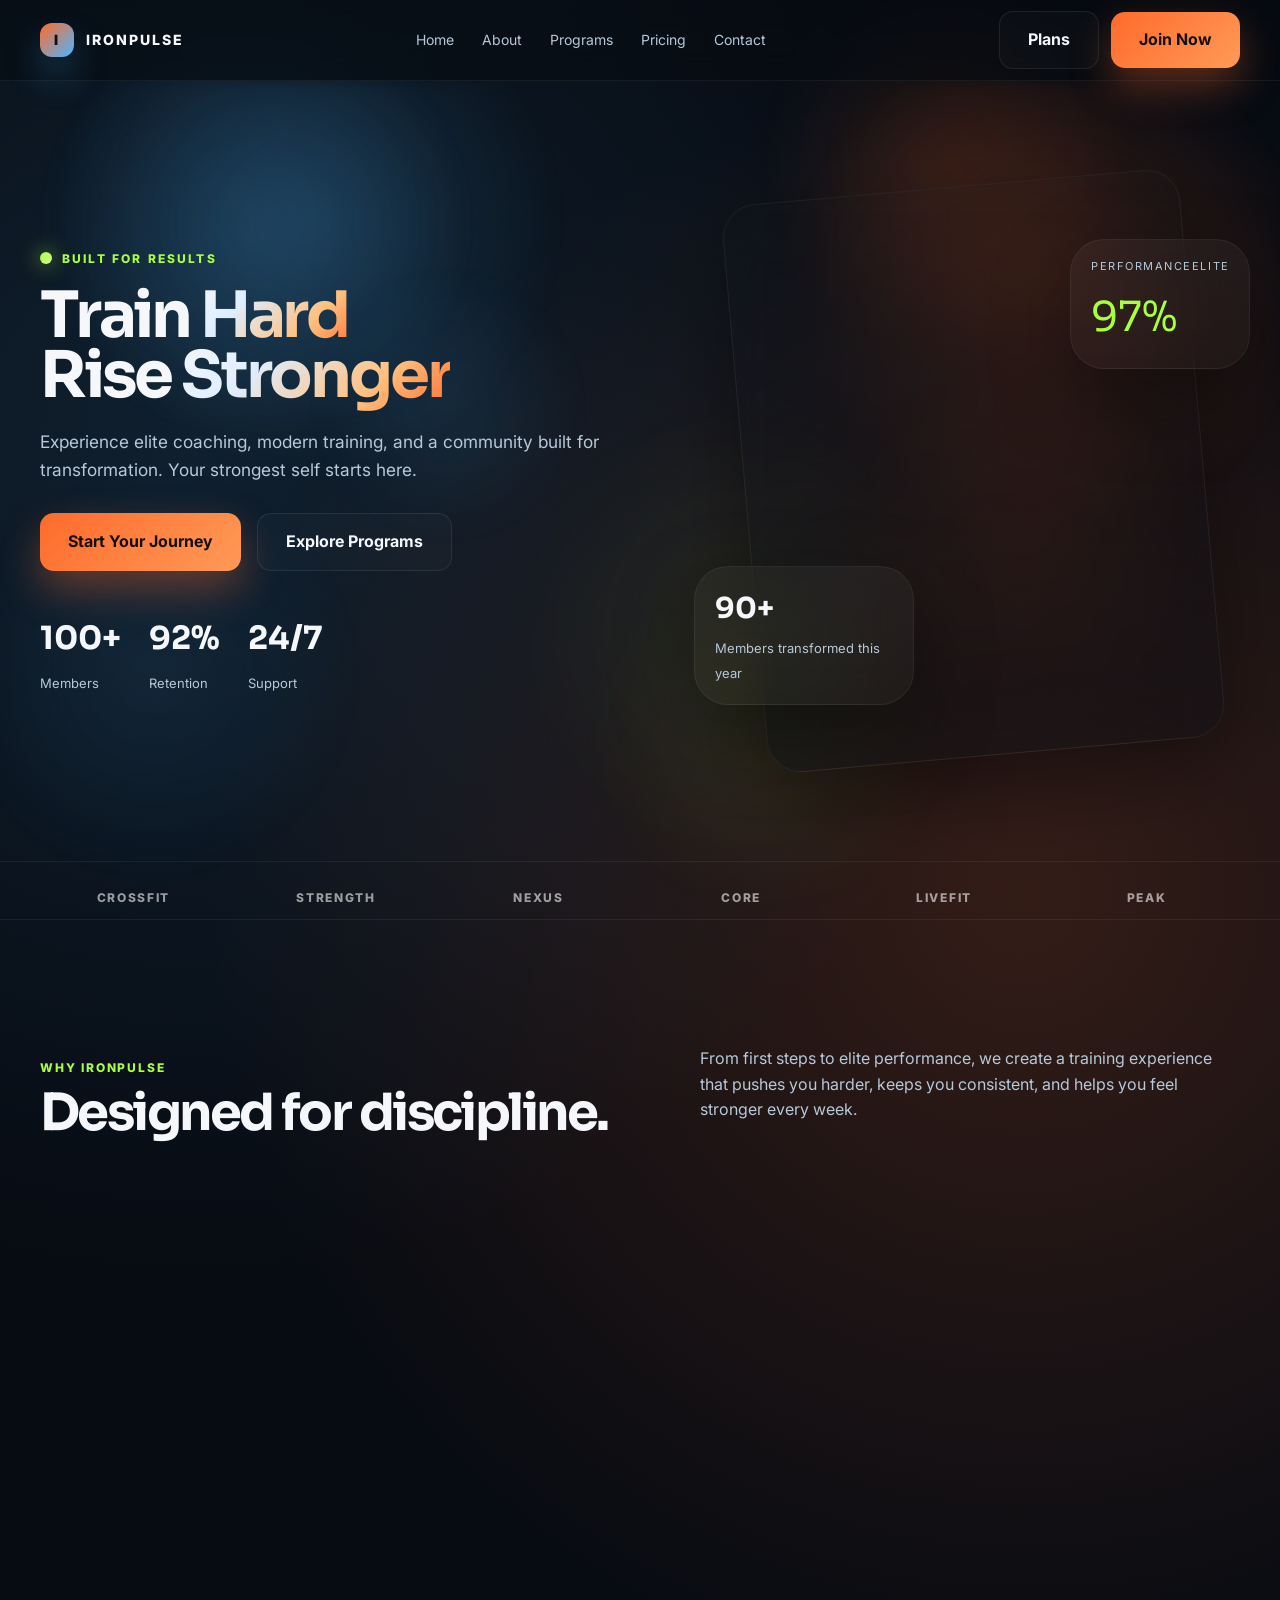
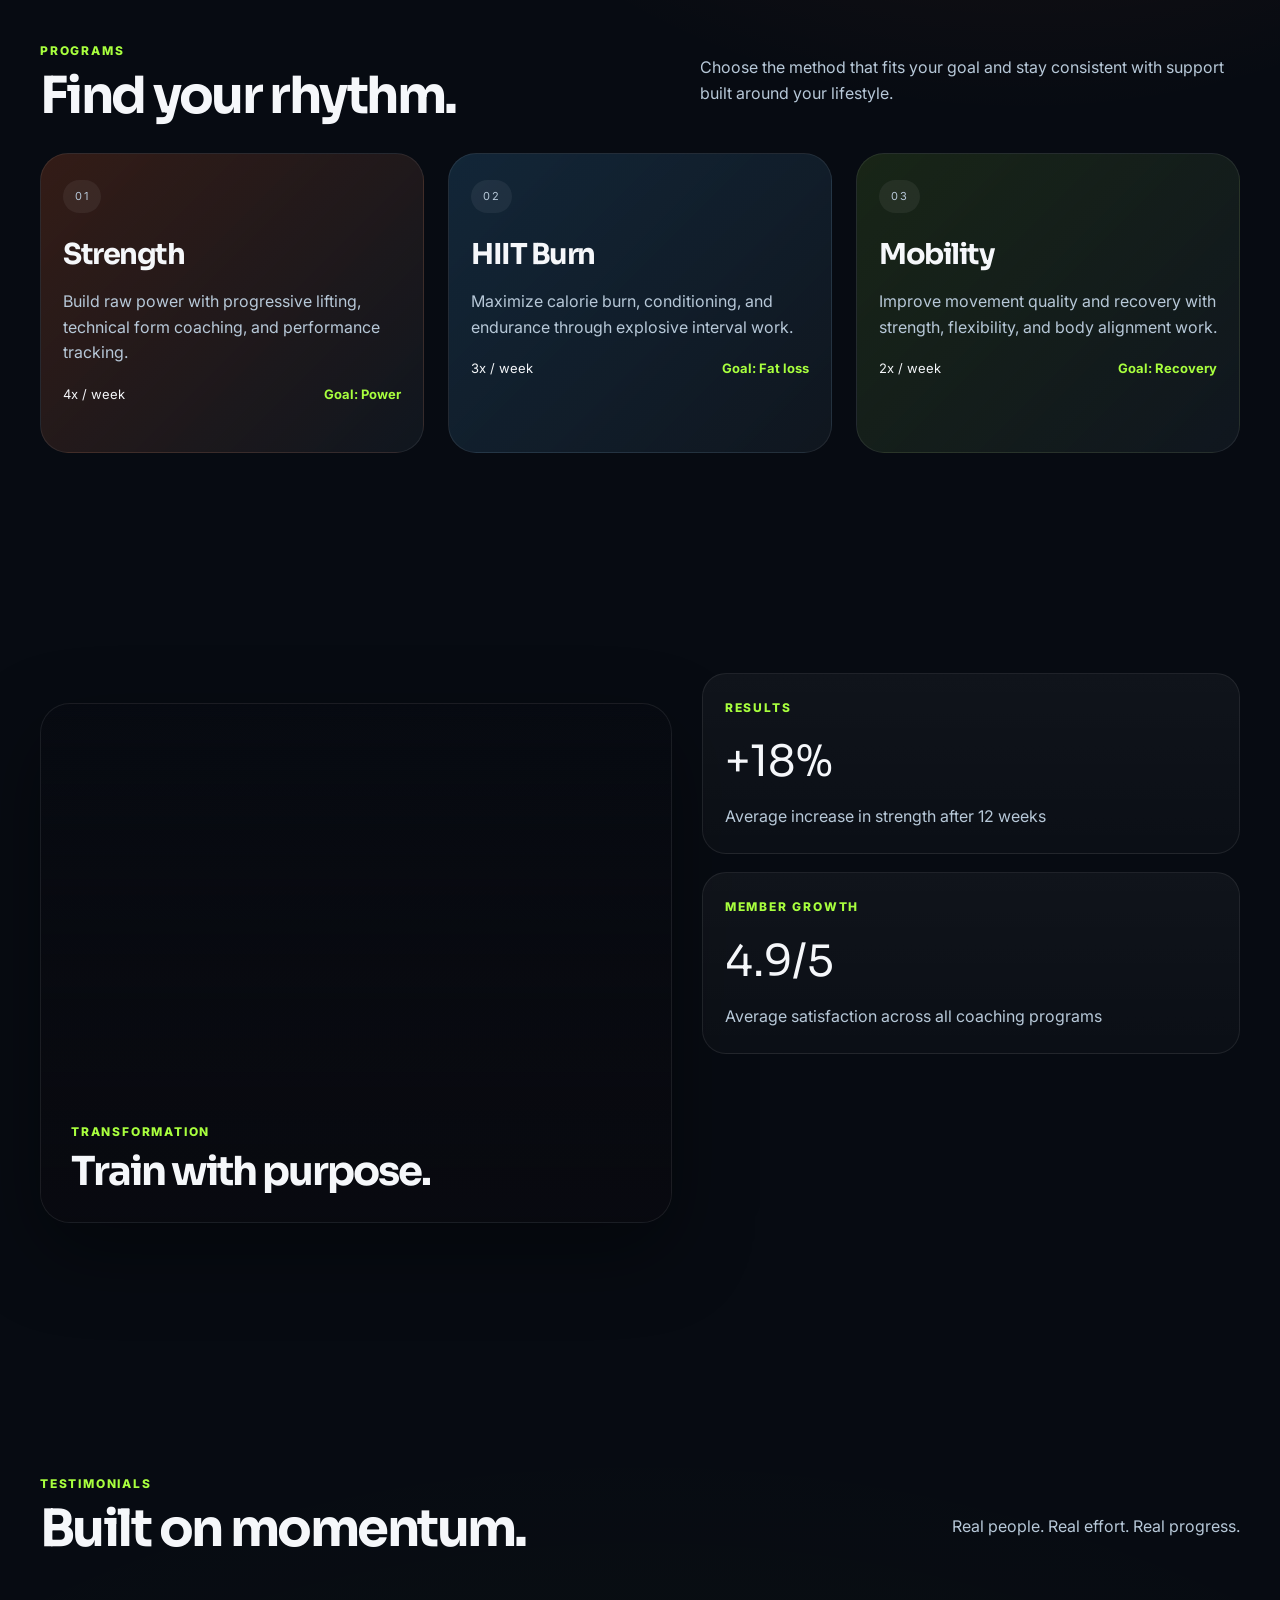
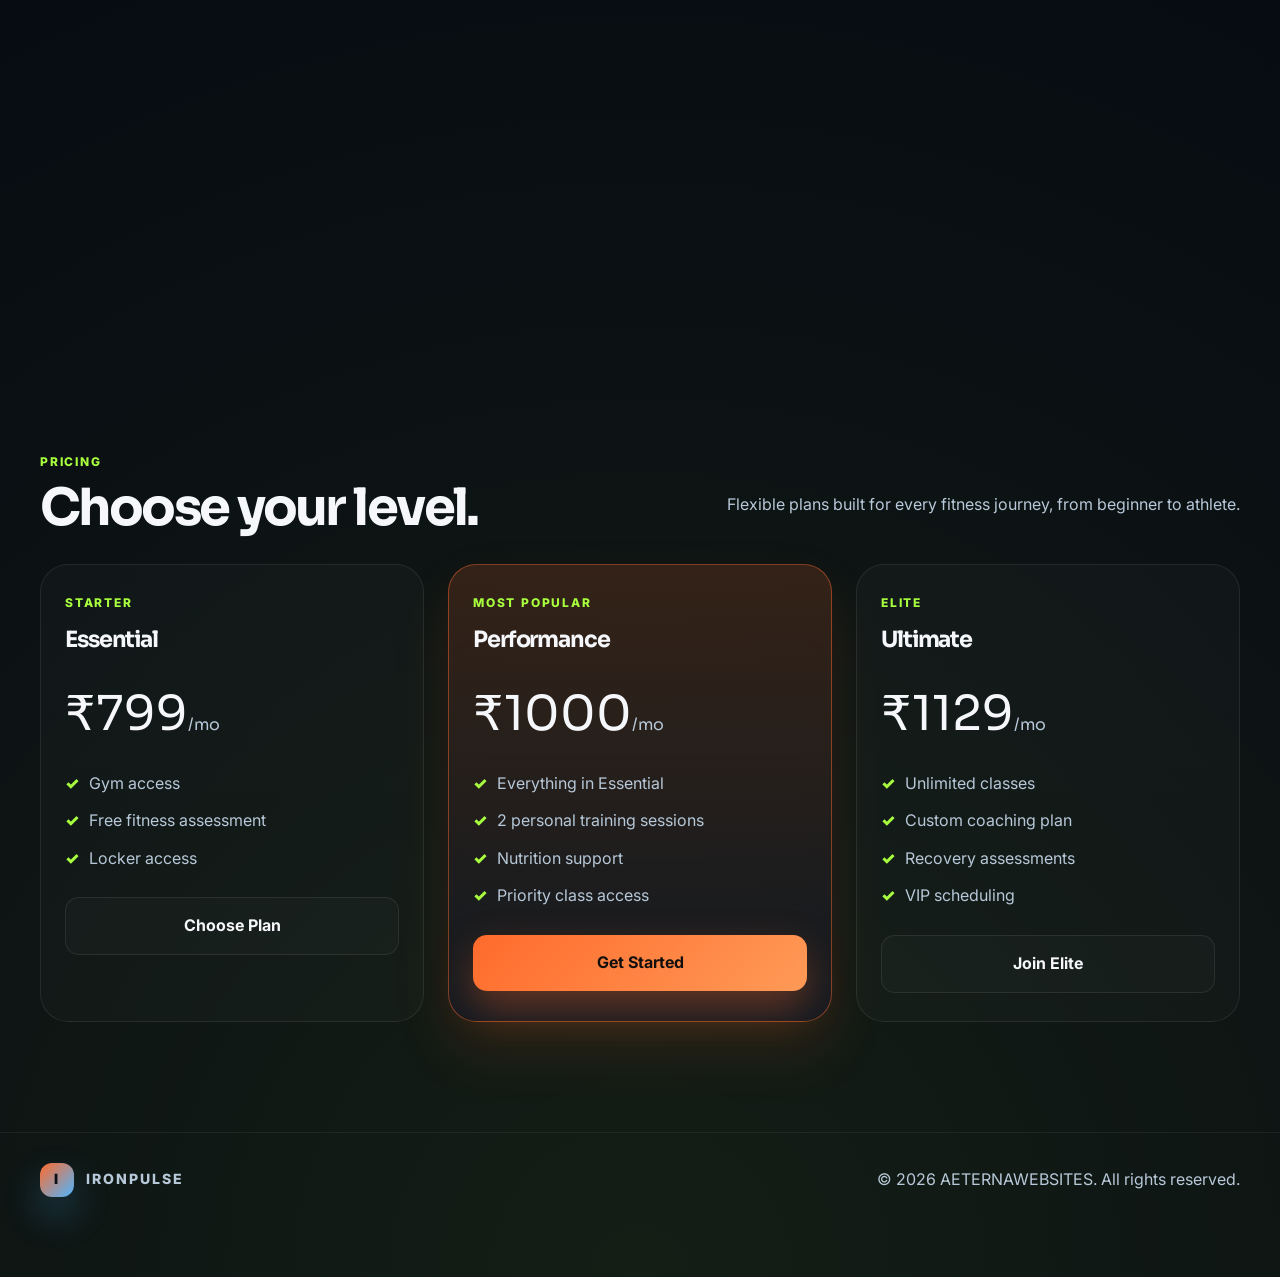
<file: index.html>
<!DOCTYPE html>
<html lang="en">
<head>
  <meta charset="UTF-8" />
  <meta name="viewport" content="width=device-width, initial-scale=1.0" />
  <title>IronPulse Gym</title>
  <link rel="preconnect" href="https://fonts.googleapis.com">
  <link rel="preconnect" href="https://fonts.gstatic.com" crossorigin>
  <link href="https://fonts.googleapis.com/css2?family=Inter:wght@400;500;600;700;800;900&family=Sora:wght@400;500;600;700;800&display=swap" rel="stylesheet">
  <link rel="stylesheet" href="styles.css">
</head>
<body>
  <div class="bg-layer layer-one"></div>
  <div class="bg-layer layer-two"></div>
  <div class="bg-layer layer-three"></div>

  <header class="topbar">
    <div class="container nav">
      <div class="brand">
        <div class="brand-mark">I</div>
        IronPulse
      </div>

      <nav class="nav-links">
        <a href="index.html">Home</a>
        <a href="about.html">About</a>
        <a href="programs.html">Programs</a>
        <a href="pricing.html">Pricing</a>
        <a href="contact.html">Contact</a>
      </nav>

      <div class="nav-actions">
        <a href="pricing.html" class="btn btn-secondary">Plans</a>
        <a href="contact.html" class="btn btn-primary">Join Now</a>
      </div>
    </div>
  </header>

  <main>
    <section class="hero">
      <div class="container hero-grid">
        <div>
          <div class="eyebrow">Built for results</div>
          <h1>
            Train <span class="gradient-text">Hard</span><br />
            Rise <span class="gradient-text">Stronger</span>
          </h1>
          <p class="hero-copy">
            Experience elite coaching, modern training, and a community built for transformation.
            Your strongest self starts here.
          </p>

          <div class="hero-actions">
            <a href="contact.html" class="btn btn-primary">Start Your Journey</a>
            <a href="programs.html" class="btn btn-secondary">Explore Programs</a>
          </div>

          <div class="mini-stats">
            <div class="mini-stat">
              <strong>100+</strong>
              <span>Members</span>
            </div>
            <div class="mini-stat">
              <strong>92%</strong>
              <span>Retention</span>
            </div>
            <div class="mini-stat">
              <strong>24/7</strong>
              <span>Support</span>
            </div>
          </div>
        </div>

        <div class="hero-visual">
          <div class="visual-card visual-main"></div>
          <div class="visual-card visual-badge">
            <strong>90+</strong>
            <span>Members transformed this year</span>
          </div>
          <div class="visual-card visual-tag">
            <div class="tag">
              <span>Performance</span>
              <span>Elite</span>
            </div>
            <div class="score">97%</div>
          </div>
        </div>
      </div>
    </section>

    <section class="brands">
      <div class="container brands-row">
        <div>Crossfit</div>
        <div>Strength</div>
        <div>Nexus</div>
        <div>Core</div>
        <div>LiveFit</div>
        <div>Peak</div>
      </div>
    </section>

    <section class="section">
      <div class="container">
        <div class="section-head">
          <div>
            <div class="small-title">Why IronPulse</div>
            <h2>Designed for discipline.</h2>
          </div>
          <p class="subtext">
            From first steps to elite performance, we create a training experience that pushes you harder, keeps you consistent, and helps you feel stronger every week.
          </p>
        </div>

        <div class="feature-grid">
          <div class="feature-card">
            <div class="icon-box">💪</div>
            <h3>Expert Coaching</h3>
            <p>Certified personal trainers and performance specialists guiding every rep.</p>
          </div>

          <div class="feature-card">
            <div class="icon-box">🔋</div>
            <h3>High Energy</h3>
            <p>Structured classes and programs designed to maximize effort, focus, and progress.</p>
          </div>

          <div class="feature-card">
            <div class="icon-box">📈</div>
            <h3>Real Results</h3>
            <p>Nutrition, recovery, and performance plans built to track visible transformation.</p>
          </div>

          <div class="feature-card">
            <div class="icon-box">🫂</div>
            <h3>Strong Community</h3>
            <p>Train with people who push each other and celebrate every milestone together.</p>
          </div>
        </div>
      </div>
    </section>

    <section class="section">
      <div class="container">
        <div class="section-head">
          <div>
            <div class="small-title">Programs</div>
            <h2>Find your rhythm.</h2>
          </div>
          <p class="subtext">
            Choose the method that fits your goal and stay consistent with support built around your lifestyle.
          </p>
        </div>

        <div class="program-grid">
          <div class="program-card">
            <div class="num">01</div>
            <h3>Strength</h3>
            <p>Build raw power with progressive lifting, technical form coaching, and performance tracking.</p>
            <div class="program-meta">
              <span>4x / week</span>
              <span>Goal: Power</span>
            </div>
          </div>

          <div class="program-card">
            <div class="num">02</div>
            <h3>HIIT Burn</h3>
            <p>Maximize calorie burn, conditioning, and endurance through explosive interval work.</p>
            <div class="program-meta">
              <span>3x / week</span>
              <span>Goal: Fat loss</span>
            </div>
          </div>

          <div class="program-card">
            <div class="num">03</div>
            <h3>Mobility</h3>
            <p>Improve movement quality and recovery with strength, flexibility, and body alignment work.</p>
            <div class="program-meta">
              <span>2x / week</span>
              <span>Goal: Recovery</span>
            </div>
          </div>
        </div>
      </div>
    </section>

    <section class="section">
      <div class="container">
        <div class="results">
          <div class="result-card">
            <div class="result-overlay">
              <div class="small-title">Transformation</div>
              <h2 style="font-size:2.5rem;">Train with purpose.</h2>
            </div>
          </div>

          <div class="stats-panel">
            <div class="stat-box">
              <div class="small-title">Results</div>
              <div class="big">+18%</div>
              <p>Average increase in strength after 12 weeks</p>
            </div>

            <div class="stat-box">
              <div class="small-title">Member Growth</div>
              <div class="big">4.9/5</div>
              <p>Average satisfaction across all coaching programs</p>
            </div>

            <div class="stat-box">
              <div class="small-title">Recovery</div>
              <div class="big">3x</div>
              <p>Improved movement rhythm and less soreness by plan design</p>
            </div>
          </div>
        </div>
      </div>
    </section>

    <section class="section">
      <div class="container">
        <div class="section-head">
          <div>
            <div class="small-title">Testimonials</div>
            <h2>Built on momentum.</h2>
          </div>
          <p class="subtext">Real people. Real effort. Real progress.</p>
        </div>

        <div class="testimonials">
          <div class="testimonial">
            <div class="stars">★★★★★</div>
            <p>“I joined for strength, but stayed for the energy. The coaches know exactly how to push without breaking my rhythm.”</p>
            <div class="person">
              <div class="avatar">A</div>
              <div>
                <strong>Aiden M.</strong>
                <span>Member since 2023</span>
              </div>
            </div>
          </div>

          <div class="testimonial">
            <div class="stars">★★★★★</div>
            <p>“The program gave me structure, accountability, and results I could actually feel in my body and mindset.”</p>
            <div class="person">
              <div class="avatar">L</div>
              <div>
                <strong>Lina R.</strong>
                <span>Fat loss program</span>
              </div>
            </div>
          </div>

          <div class="testimonial">
            <div class="stars">★★★★★</div>
            <p>“Everything feels premium — from the training to the recovery strategy. It changed my routine for the better.”</p>
            <div class="person">
              <div class="avatar">K</div>
              <div>
                <strong>Kyle P.</strong>
                <span>Performance coach</span>
              </div>
            </div>
          </div>
        </div>
      </div>
    </section>

    <section class="section">
      <div class="container">
        <div class="section-head">
          <div>
            <div class="small-title">Pricing</div>
            <h2>Choose your level.</h2>
          </div>
          <p class="subtext">Flexible plans built for every fitness journey, from beginner to athlete.</p>
        </div>

        <div class="pricing">
          <div class="price-card">
            <div class="small-title">Starter</div>
            <h3>Essential</h3>
            <div class="price">₹799<small>/mo</small></div>
            <ul>
              <li>Gym access</li>
              <li>Free fitness assessment</li>
              <li>Locker access</li>
            </ul>
            <a href="contact.html" class="btn btn-secondary" style="width:100%;">Choose Plan</a>
          </div>

          <div class="price-card featured">
            <div class="small-title">Most Popular</div>
            <h3>Performance</h3>
            <div class="price">₹1000<small>/mo</small></div>
            <ul>
              <li>Everything in Essential</li>
              <li>2 personal training sessions</li>
              <li>Nutrition support</li>
              <li>Priority class access</li>
            </ul>
            <a href="contact.html" class="btn btn-primary" style="width:100%;">Get Started</a>
          </div>

          <div class="price-card">
            <div class="small-title">Elite</div>
            <h3>Ultimate</h3>
            <div class="price">₹1129<small>/mo</small></div>
            <ul>
              <li>Unlimited classes</li>
              <li>Custom coaching plan</li>
              <li>Recovery assessments</li>
              <li>VIP scheduling</li>
            </ul>
            <a href="contact.html" class="btn btn-secondary" style="width:100%;">Join Elite</a>
          </div>
        </div>
      </div>
    </section>
  </main>

  <footer class="footer">
    <div class="container footer-inner">
      <div class="brand">
        <div class="brand-mark">I</div>
        IronPulse
      </div>
      <div>© 2026 AETERNAWEBSITES. All rights reserved.</div>
    </div>
  </footer>

  <script src="script.js"></script>
</body>
</html>
</file>
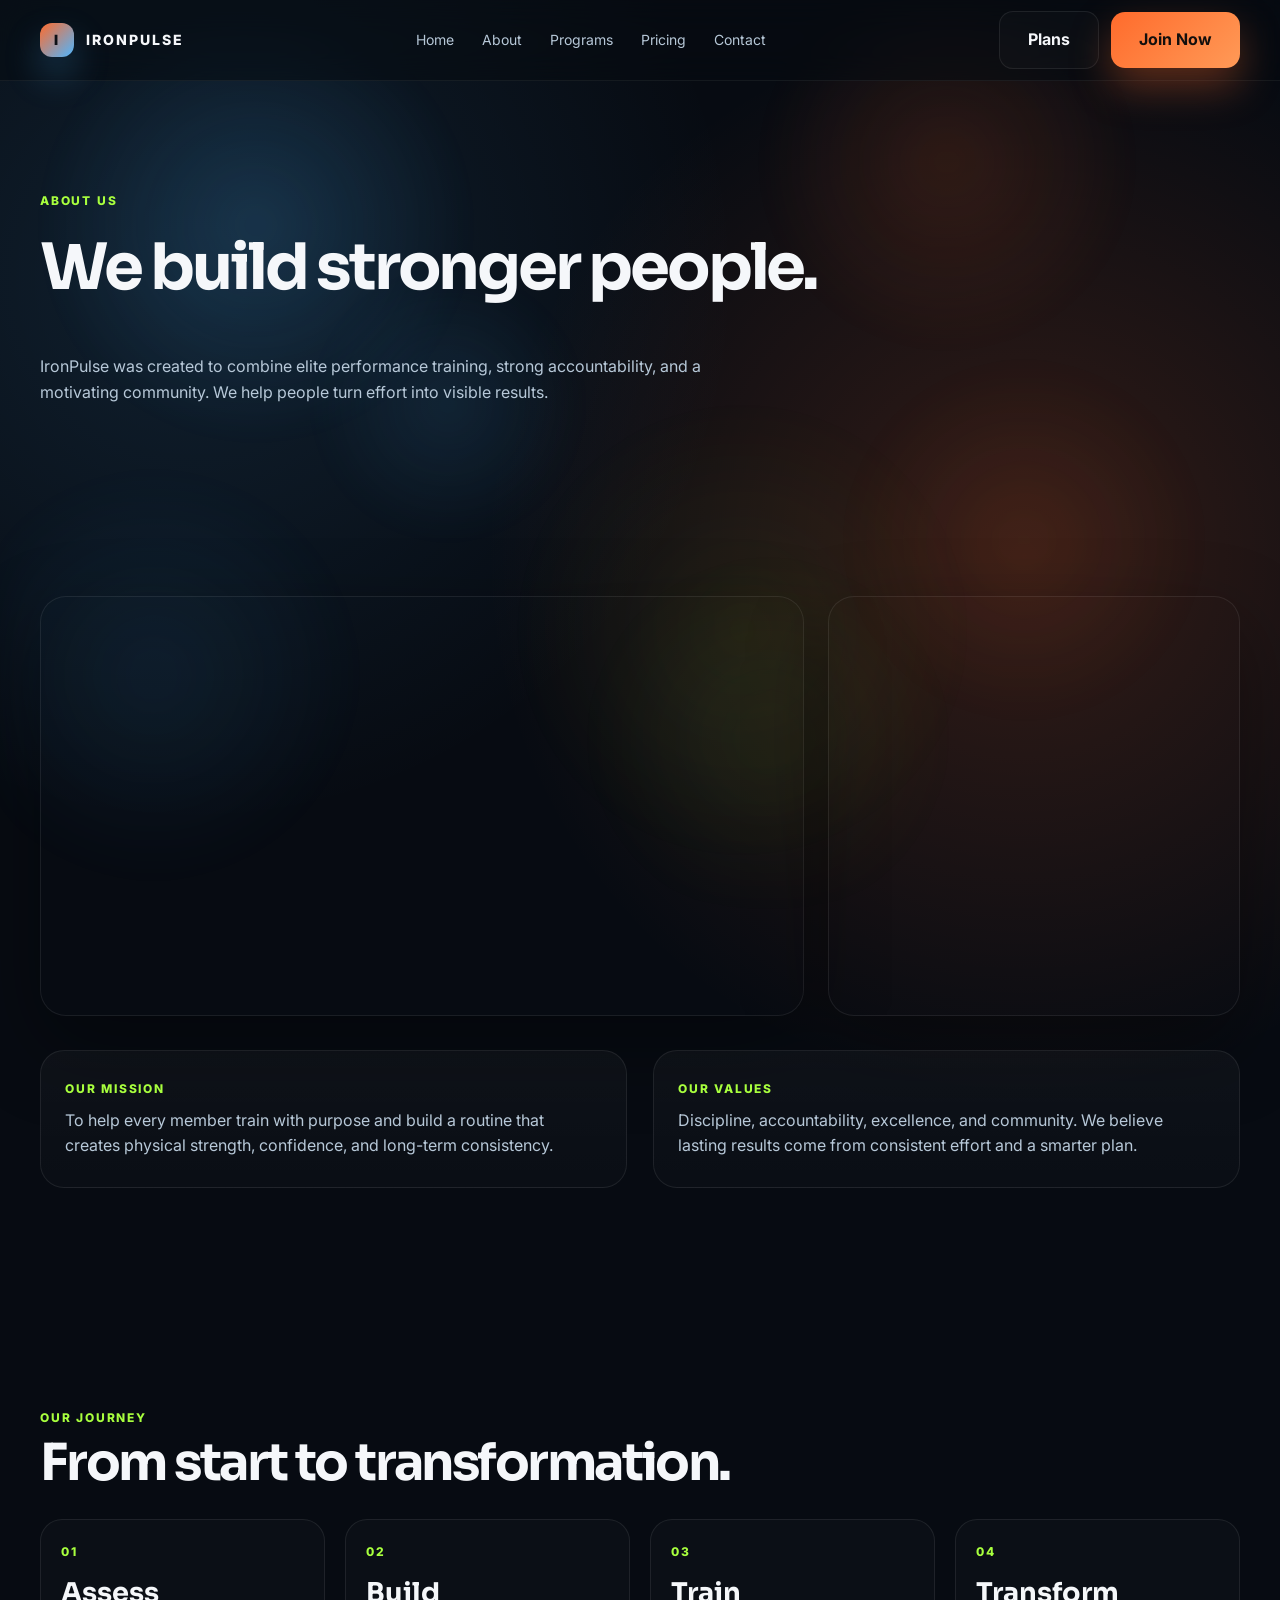
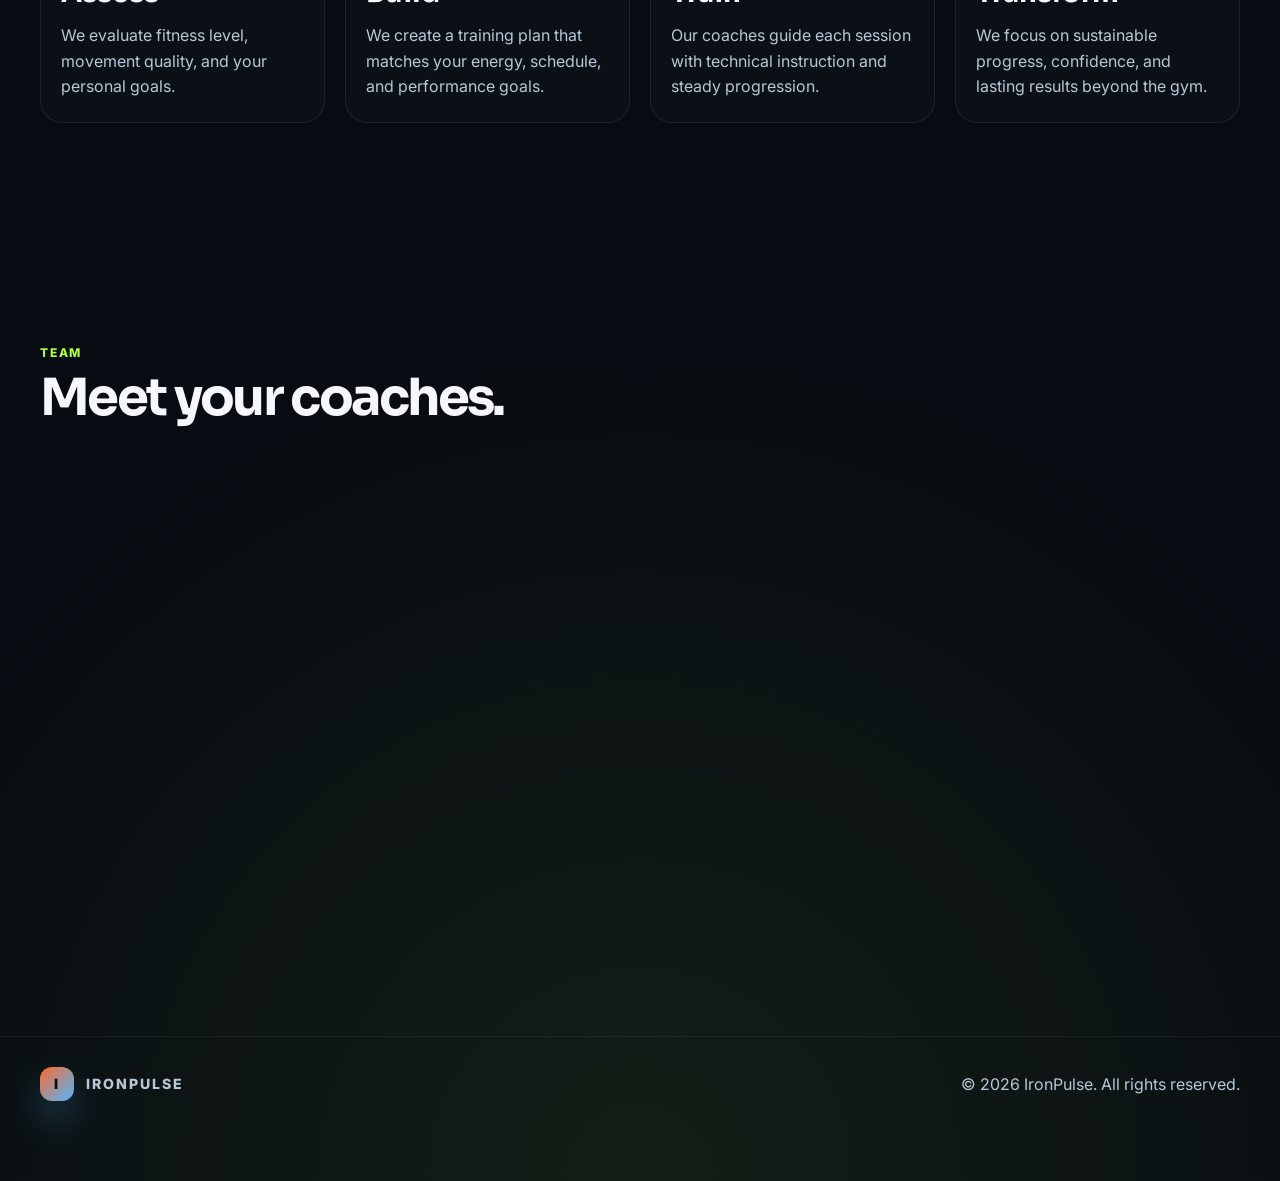
<file: about.html>
<!DOCTYPE html>
<html lang="en">
<head>
  <meta charset="UTF-8" />
  <meta name="viewport" content="width=device-width, initial-scale=1.0" />
  <title>About | IronPulse</title>
  <link rel="preconnect" href="https://fonts.googleapis.com">
  <link rel="preconnect" href="https://fonts.gstatic.com" crossorigin>
  <link href="https://fonts.googleapis.com/css2?family=Inter:wght@400;500;600;700;800;900&family=Sora:wght@400;500;600;700;800&display=swap" rel="stylesheet">
  <link rel="stylesheet" href="styles.css">
</head>
<body>
  <div class="bg-layer layer-one"></div>
  <div class="bg-layer layer-two"></div>
  <div class="bg-layer layer-three"></div>

  <header class="topbar">
    <div class="container nav">
      <div class="brand">
        <div class="brand-mark">I</div>
        IronPulse
      </div>

      <nav class="nav-links">
        <a href="index.html">Home</a>
        <a href="about.html">About</a>
        <a href="programs.html">Programs</a>
        <a href="pricing.html">Pricing</a>
        <a href="contact.html">Contact</a>
      </nav>

      <div class="nav-actions">
        <a href="pricing.html" class="btn btn-secondary">Plans</a>
        <a href="contact.html" class="btn btn-primary">Join Now</a>
      </div>
    </div>
  </header>

  <main>
    <section class="page-hero">
      <div class="container title-wrap">
        <div class="small-title">About us</div>
        <h1>We build stronger people.</h1>
        <p>
          IronPulse was created to combine elite performance training, strong accountability, and a motivating community.
          We help people turn effort into visible results.
        </p>
      </div>
    </section>

    <section class="section">
      <div class="container">
        <div class="image-row">
          <div class="image-box" style="background-image:url('https://images.unsplash.com/photo-1534438327276-14e5300c3a48?auto=format&fit=crop&w=1200&q=80');"></div>
          <div class="image-box" style="background-image:url('https://images.unsplash.com/photo-1571019613454-1cb2f99b2d8b?auto=format&fit=crop&w=900&q=80');"></div>
        </div>

        <div class="story-grid">
          <div class="story-card">
            <div class="small-title">Our mission</div>
            <p>
              To help every member train with purpose and build a routine that creates physical strength, confidence, and long-term consistency.
            </p>
          </div>

          <div class="story-card">
            <div class="small-title">Our values</div>
            <p>
              Discipline, accountability, excellence, and community. We believe lasting results come from consistent effort and a smarter plan.
            </p>
          </div>
        </div>
      </div>
    </section>

    <section class="section">
      <div class="container">
        <div class="section-head">
          <div>
            <div class="small-title">Our journey</div>
            <h2>From start to transformation.</h2>
          </div>
        </div>

        <div class="timeline">
          <div class="timeline-item">
            <div class="small-title">01</div>
            <strong>Assess</strong>
            <span>We evaluate fitness level, movement quality, and your personal goals.</span>
          </div>

          <div class="timeline-item">
            <div class="small-title">02</div>
            <strong>Build</strong>
            <span>We create a training plan that matches your energy, schedule, and performance goals.</span>
          </div>

          <div class="timeline-item">
            <div class="small-title">03</div>
            <strong>Train</strong>
            <span>Our coaches guide each session with technical instruction and steady progression.</span>
          </div>

          <div class="timeline-item">
            <div class="small-title">04</div>
            <strong>Transform</strong>
            <span>We focus on sustainable progress, confidence, and lasting results beyond the gym.</span>
          </div>
        </div>
      </div>
    </section>

    <section class="section">
      <div class="container">
        <div class="section-head">
          <div>
            <div class="small-title">Team</div>
            <h2>Meet your coaches.</h2>
          </div>
        </div>

        <div class="team-grid">
          <div class="member-card">
            <div class="member-photo" style="background-image:url('https://images.unsplash.com/photo-1500648767791-00dcc994a43e?auto=format&fit=crop&w=800&q=80');"></div>
            <div class="member-info">
              <h3>Marcus Grant</h3>
              <p>Performance Coach</p>
            </div>
          </div>

          <div class="member-card">
            <div class="member-photo" style="background-image:url('https://images.unsplash.com/photo-1494790108377-be9c29b29330?auto=format&fit=crop&w=800&q=80');"></div>
            <div class="member-info">
              <h3>Sofia Lane</h3>
              <p>Strength Specialist</p>
            </div>
          </div>

          <div class="member-card">
            <div class="member-photo" style="background-image:url('https://images.unsplash.com/photo-1506794778202-cad84cf45f1d?auto=format&fit=crop&w=800&q=80');"></div>
            <div class="member-info">
              <h3>James Cole</h3>
              <p>Recovery & Mobility</p>
            </div>
          </div>
        </div>
      </div>
    </section>
  </main>

  <footer class="footer">
    <div class="container footer-inner">
      <div class="brand">
        <div class="brand-mark">I</div>
        IronPulse
      </div>
      <div>© 2026 IronPulse. All rights reserved.</div>
    </div>
  </footer>

  <script src="script.js"></script>
</body>
</html>
</file>
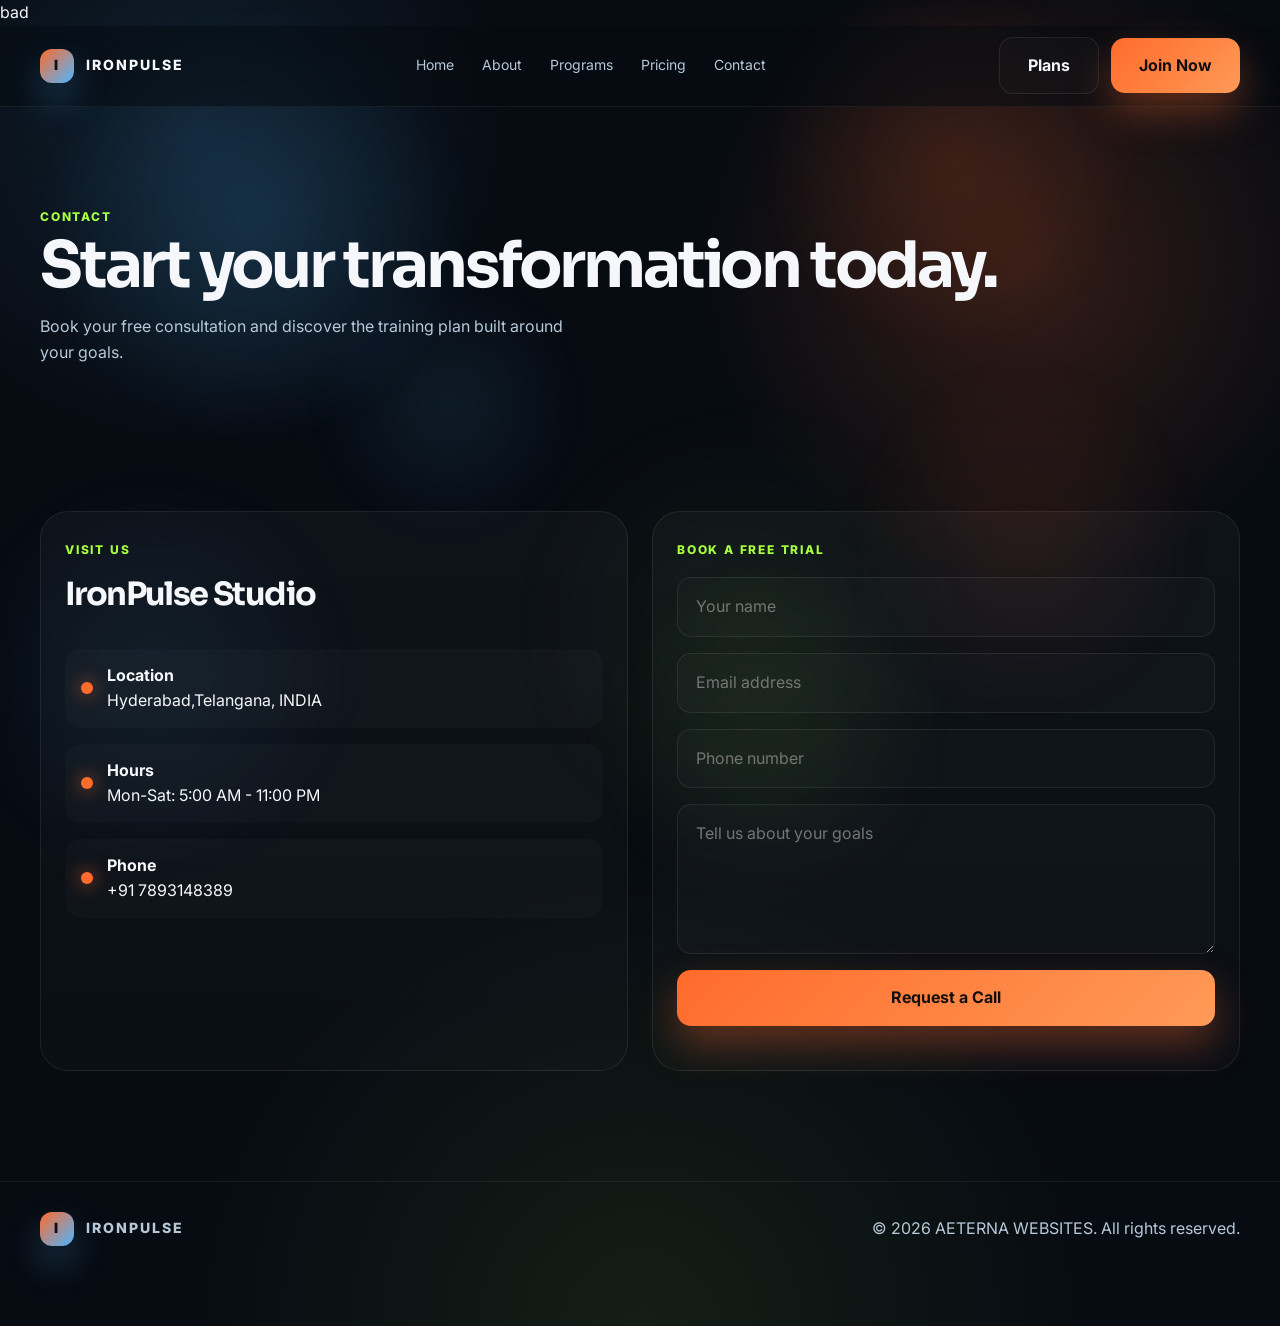
<file: contact.html>
bad<!DOCTYPE html>
<html lang="en">
<head>
  <meta charset="UTF-8" />
  <meta name="viewport" content="width=device-width, initial-scale=1.0" />
  <title>Contact | IronPulse</title>
  <link rel="preconnect" href="https://fonts.googleapis.com">
  <link rel="preconnect" href="https://fonts.gstatic.com" crossorigin>
  <link href="https://fonts.googleapis.com/css2?family=Inter:wght@400;500;600;700;800;900&family=Sora:wght@400;500;600;700;800&display=swap" rel="stylesheet">
  <link rel="stylesheet" href="styles.css">
</head>
<body>
  <div class="bg-layer layer-one"></div>
  <div class="bg-layer layer-two"></div>
  <div class="bg-layer layer-three"></div>

  <header class="topbar">
    <div class="container nav">
      <div class="brand">
        <div class="brand-mark">I</div>
        IronPulse
      </div>

      <nav class="nav-links">
        <a href="index.html">Home</a>
        <a href="about.html">About</a>
        <a href="programs.html">Programs</a>
        <a href="pricing.html">Pricing</a>
        <a href="contact.html">Contact</a>
      </nav>

      <div class="nav-actions">
        <a href="pricing.html" class="btn btn-secondary">Plans</a>
        <a href="contact.html" class="btn btn-primary">Join Now</a>
      </div>
    </div>
  </header>

  <main>
    <section class="program-hero">
      <div class="container">
        <div class="small-title">Contact</div>
        <h1 style="font-size:clamp(2.8rem,5vw,5rem); margin-bottom:18px;">Start your transformation today.</h1>
        <p class="subtext">
          Book your free consultation and discover the training plan built around your goals.
        </p>
      </div>
    </section>

    <section class="section">
      <div class="container contact-wrap">
        <div class="contact-box">
          <div class="small-title">Visit us</div>
          <h3>IronPulse Studio</h3>

          <div class="contact-info">
            <div class="info-item">
              <div class="dot"></div>
              <div>
                <strong>Location</strong><br />
                Hyderabad,Telangana, INDIA
              </div>
            </div>

            <div class="info-item">
              <div class="dot"></div>
              <div>
                <strong>Hours</strong><br />
                Mon-Sat: 5:00 AM - 11:00 PM
              </div>
            </div>

            <div class="info-item">
              <div class="dot"></div>
              <div>
                <strong>Phone</strong><br />
                +91 7893148389
              </div>
            </div>
          </div>
        </div>

        <div class="form-box">
          <div class="small-title">Book a free trial</div>
          <form>
            <input type="text" placeholder="Your name" />
            <input type="email" placeholder="Email address" />
            <input type="text" placeholder="Phone number" />
            <textarea placeholder="Tell us about your goals"></textarea>
            <button class="btn btn-primary" type="submit" style="width:100%;">Request a Call</button>
          </form>
        </div>
      </div>
    </section>
  </main>

  <footer class="footer">
    <div class="container footer-inner">
      <div class="brand">
        <div class="brand-mark">I</div>
        IronPulse
      </div>
      <div>© 2026 AETERNA WEBSITES. All rights reserved.</div>
    </div>
  </footer>

  <script src="script.js"></script>
</body>
</html>
</file>
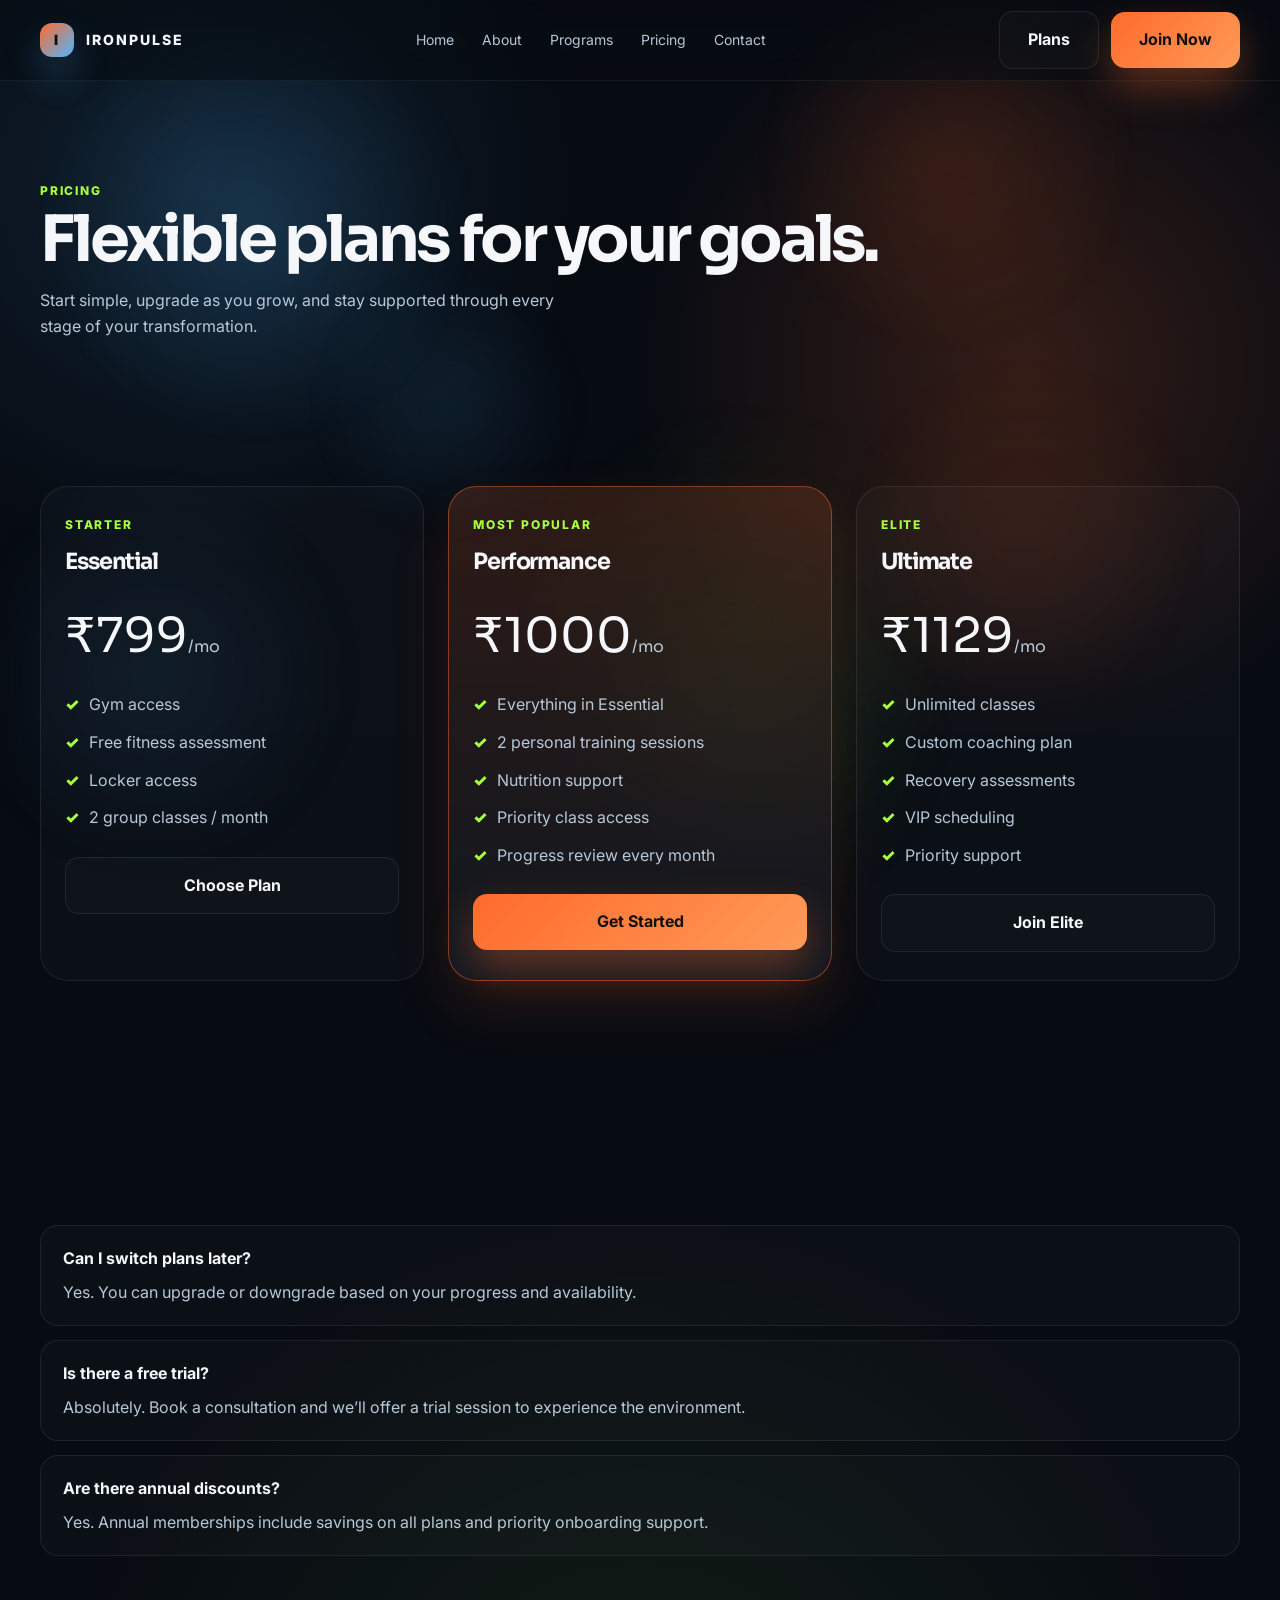
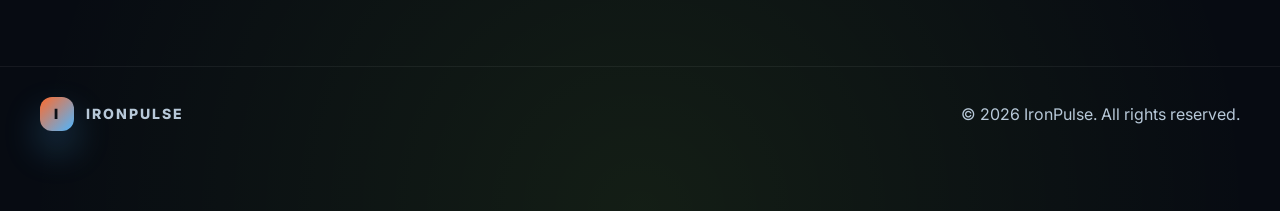
<file: pricing.html>
<!DOCTYPE html>
<html lang="en">
<head>
  <meta charset="UTF-8" />
  <meta name="viewport" content="width=device-width, initial-scale=1.0" />
  <title>Pricing | IronPulse</title>
  <link rel="preconnect" href="https://fonts.googleapis.com">
  <link rel="preconnect" href="https://fonts.gstatic.com" crossorigin>
  <link href="https://fonts.googleapis.com/css2?family=Inter:wght@400;500;600;700;800;900&family=Sora:wght@400;500;600;700;800&display=swap" rel="stylesheet">
  <link rel="stylesheet" href="styles.css">
</head>
<body>
  <div class="bg-layer layer-one"></div>
  <div class="bg-layer layer-two"></div>
  <div class="bg-layer layer-three"></div>

  <header class="topbar">
    <div class="container nav">
      <div class="brand">
        <div class="brand-mark">I</div>
        IronPulse
      </div>

      <nav class="nav-links">
        <a href="index.html">Home</a>
        <a href="about.html">About</a>
        <a href="programs.html">Programs</a>
        <a href="pricing.html">Pricing</a>
        <a href="contact.html">Contact</a>
      </nav>

      <div class="nav-actions">
        <a href="pricing.html" class="btn btn-secondary">Plans</a>
        <a href="contact.html" class="btn btn-primary">Join Now</a>
      </div>
    </div>
  </header>

  <main>
    <section class="program-hero">
      <div class="container">
        <div class="small-title">Pricing</div>
        <h1 style="font-size:clamp(2.8rem,5vw,5rem); margin-bottom:18px;">Flexible plans for your goals.</h1>
        <p class="subtext">
          Start simple, upgrade as you grow, and stay supported through every stage of your transformation.
        </p>
      </div>
    </section>

    <section class="section">
      <div class="container">
        <div class="pricing">
          <div class="price-card">
            <div class="small-title">Starter</div>
            <h3>Essential</h3>
            <div class="price">₹799<small>/mo</small></div>
            <ul>
              <li>Gym access</li>
              <li>Free fitness assessment</li>
              <li>Locker access</li>
              <li>2 group classes / month</li>
            </ul>
            <a href="contact.html" class="btn btn-secondary" style="width:100%;">Choose Plan</a>
          </div>

          <div class="price-card featured">
            <div class="small-title">Most Popular</div>
            <h3>Performance</h3>
            <div class="price">₹1000<small>/mo</small></div>
            <ul>
              <li>Everything in Essential</li>
              <li>2 personal training sessions</li>
              <li>Nutrition support</li>
              <li>Priority class access</li>
              <li>Progress review every month</li>
            </ul>
            <a href="contact.html" class="btn btn-primary" style="width:100%;">Get Started</a>
          </div>

          <div class="price-card">
            <div class="small-title">Elite</div>
            <h3>Ultimate</h3>
            <div class="price">₹1129<small>/mo</small></div>
            <ul>
              <li>Unlimited classes</li>
              <li>Custom coaching plan</li>
              <li>Recovery assessments</li>
              <li>VIP scheduling</li>
              <li>Priority support</li>
            </ul>
            <a href="contact.html" class="btn btn-secondary" style="width:100%;">Join Elite</a>
          </div>
        </div>
      </div>
    </section>

    <section class="section">
      <div class="container">
        <div class="faq">
          <div class="faq-item">
            <strong>Can I switch plans later?</strong>
            <span>Yes. You can upgrade or downgrade based on your progress and availability.</span>
          </div>

          <div class="faq-item">
            <strong>Is there a free trial?</strong>
            <span>Absolutely. Book a consultation and we’ll offer a trial session to experience the environment.</span>
          </div>

          <div class="faq-item">
            <strong>Are there annual discounts?</strong>
            <span>Yes. Annual memberships include savings on all plans and priority onboarding support.</span>
          </div>
        </div>
      </div>
    </section>
  </main>

  <footer class="footer">
    <div class="container footer-inner">
      <div class="brand">
        <div class="brand-mark">I</div>
        IronPulse
      </div>
      <div>© 2026 IronPulse. All rights reserved.</div>
    </div>
  </footer>

  <script src="script.js"></script>
</body>
</html>
</file>
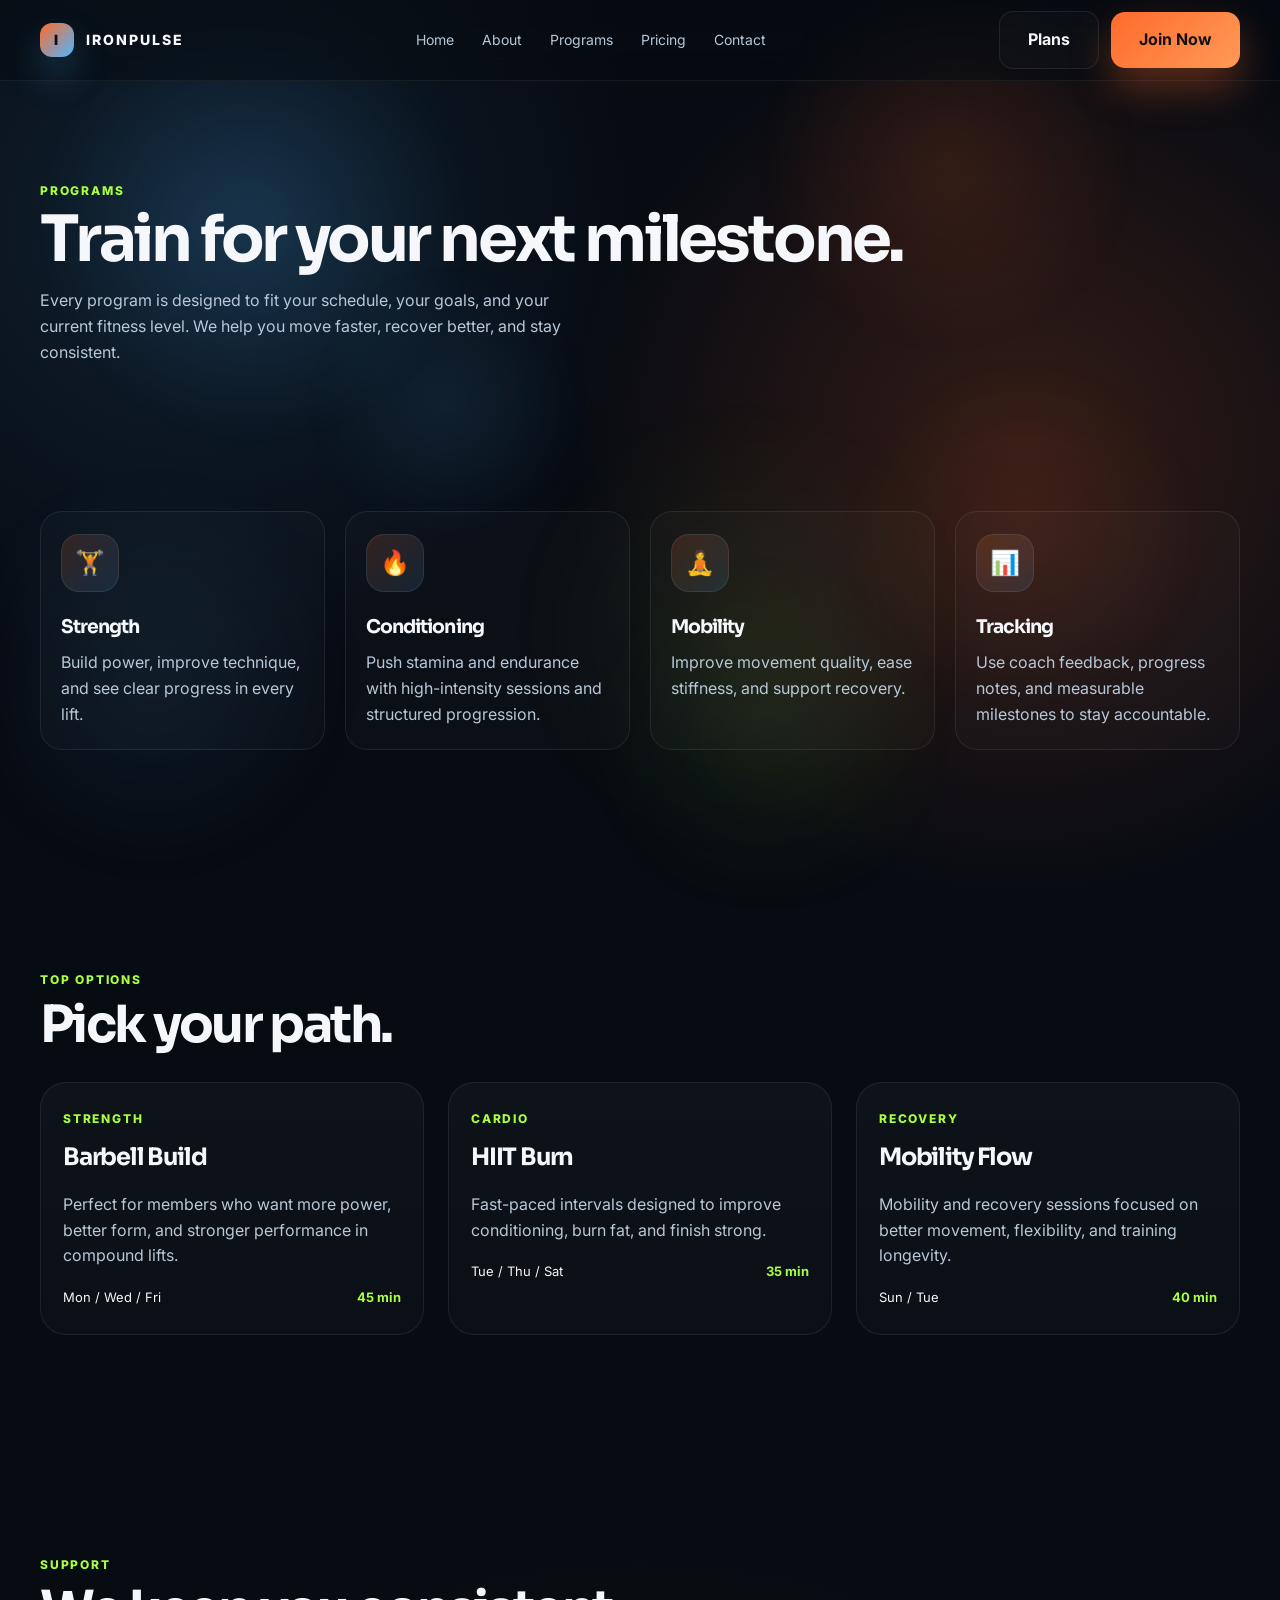
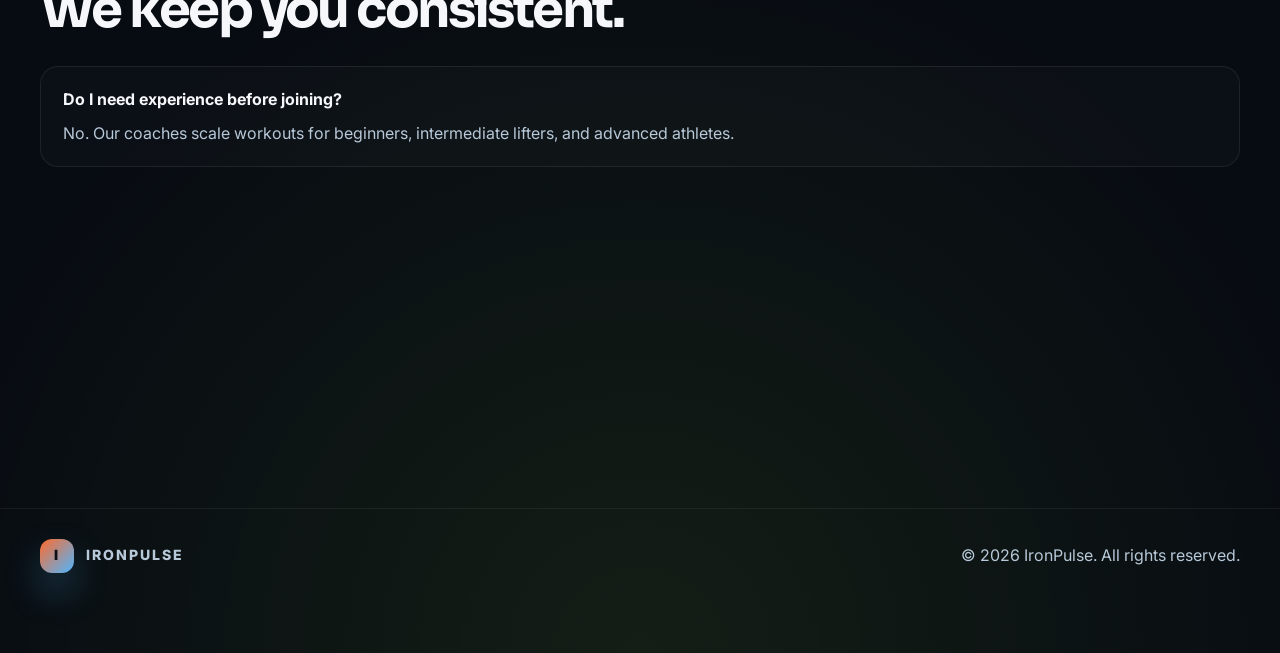
<file: programs.html>
<!DOCTYPE html>
<html lang="en">
<head>
  <meta charset="UTF-8" />
  <meta name="viewport" content="width=device-width, initial-scale=1.0" />
  <title>Programs | IronPulse</title>
  <link rel="preconnect" href="https://fonts.googleapis.com">
  <link rel="preconnect" href="https://fonts.gstatic.com" crossorigin>
  <link href="https://fonts.googleapis.com/css2?family=Inter:wght@400;500;600;700;800;900&family=Sora:wght@400;500;600;700;800&display=swap" rel="stylesheet">
  <link rel="stylesheet" href="styles.css">
</head>
<body>
  <div class="bg-layer layer-one"></div>
  <div class="bg-layer layer-two"></div>
  <div class="bg-layer layer-three"></div>

  <header class="topbar">
    <div class="container nav">
      <div class="brand">
        <div class="brand-mark">I</div>
        IronPulse
      </div>

      <nav class="nav-links">
        <a href="index.html">Home</a>
        <a href="about.html">About</a>
        <a href="programs.html">Programs</a>
        <a href="pricing.html">Pricing</a>
        <a href="contact.html">Contact</a>
      </nav>

      <div class="nav-actions">
        <a href="pricing.html" class="btn btn-secondary">Plans</a>
        <a href="contact.html" class="btn btn-primary">Join Now</a>
      </div>
    </div>
  </header>

  <main>
    <section class="program-hero">
      <div class="container">
        <div class="small-title">Programs</div>
        <h1 style="font-size:clamp(2.8rem,5vw,5rem); margin-bottom:18px;">Train for your next milestone.</h1>
        <p class="subtext">
          Every program is designed to fit your schedule, your goals, and your current fitness level.
          We help you move faster, recover better, and stay consistent.
        </p>
      </div>
    </section>

    <section class="section">
      <div class="container">
        <div class="program-features">
          <div class="small-card">
            <div class="icon-box">🏋️</div>
            <h3>Strength</h3>
            <p>Build power, improve technique, and see clear progress in every lift.</p>
          </div>

          <div class="small-card">
            <div class="icon-box">🔥</div>
            <h3>Conditioning</h3>
            <p>Push stamina and endurance with high-intensity sessions and structured progression.</p>
          </div>

          <div class="small-card">
            <div class="icon-box">🧘</div>
            <h3>Mobility</h3>
            <p>Improve movement quality, ease stiffness, and support recovery.</p>
          </div>

          <div class="small-card">
            <div class="icon-box">📊</div>
            <h3>Tracking</h3>
            <p>Use coach feedback, progress notes, and measurable milestones to stay accountable.</p>
          </div>
        </div>
      </div>
    </section>

    <section class="section">
      <div class="container">
        <div class="section-head">
          <div>
            <div class="small-title">Top options</div>
            <h2>Pick your path.</h2>
          </div>
        </div>

        <div class="class-grid">
          <div class="class-card">
            <div class="small-title">Strength</div>
            <h3>Barbell Build</h3>
            <p>Perfect for members who want more power, better form, and stronger performance in compound lifts.</p>
            <div class="class-meta">
              <span>Mon / Wed / Fri</span>
              <span>45 min</span>
            </div>
          </div>

          <div class="class-card">
            <div class="small-title">Cardio</div>
            <h3>HIIT Burn</h3>
            <p>Fast-paced intervals designed to improve conditioning, burn fat, and finish strong.</p>
            <div class="class-meta">
              <span>Tue / Thu / Sat</span>
              <span>35 min</span>
            </div>
          </div>

          <div class="class-card">
            <div class="small-title">Recovery</div>
            <h3>Mobility Flow</h3>
            <p>Mobility and recovery sessions focused on better movement, flexibility, and training longevity.</p>
            <div class="class-meta">
              <span>Sun / Tue</span>
              <span>40 min</span>
            </div>
          </div>
        </div>
      </div>
    </section>

    <section class="section">
      <div class="container">
        <div class="section-head">
          <div>
            <div class="small-title">Support</div>
            <h2>We keep you consistent.</h2>
          </div>
        </div>

        <div class="faq">
          <div class="faq-item">
            <strong>Do I need experience before joining?</strong>
            <span>No. Our coaches scale workouts for beginners, intermediate lifters, and advanced athletes.</span>
          </div>

          <div class="faq-item">
            <strong>Can I combine programs?</strong>
            <span>Yes. Members often mix strength and conditioning training for better all-around results.</span>
          </div>

          <div class="faq-item">
            <strong>Do you offer personal coaching?</strong>
            <span>Yes. Add-on personal training is available for focused coaching and custom plans.</span>
          </div>
        </div>
      </div>
    </section>
  </main>

  <footer class="footer">
    <div class="container footer-inner">
      <div class="brand">
        <div class="brand-mark">I</div>
        IronPulse
      </div>
      <div>© 2026 IronPulse. All rights reserved.</div>
    </div>
  </footer>

  <script src="script.js"></script>
</body>
</html>
</file>
<file: styles.css>
:root{
  --bg:#070b12;
  --bg-2:#101a25;
  --panel:#121f2c;
  --panel-2:#162a3a;
  --card:#1d2d3b;
  --white:#f5f7fa;
  --muted:#b7c8d8;
  --gray:#8ea2b7;
  --orange:#ff6b2c;
  --orange-2:#ff9a57;
  --blue:#4fb6ff;
  --green:#a8ff3e;
  --shadow:0 30px 80px rgba(0,0,0,.38);
  --radius:28px;
  --scrollY:0px;
  --mouseX:0px;
  --mouseY:0px;
}

*{box-sizing:border-box;}
html{scroll-behavior:smooth;}
body{
  margin:0;
  font-family:"Inter",sans-serif;
  background:
      radial-gradient(circle at 15% 10%, rgba(79,182,255,.12), transparent 20%),
      radial-gradient(circle at 80% 20%, rgba(255,107,44,.18), transparent 22%),
      radial-gradient(circle at 50% 100%, rgba(168,255,62,.08), transparent 32%),
      var(--bg);
  color:var(--white);
  line-height:1.6;
  overflow-x:hidden;
  position:relative;
}
a{text-decoration:none;color:inherit;}
img{max-width:100%;display:block;}
button,input,textarea{font:inherit;}
.container{
  width:min(1200px, calc(100% - 40px));
  margin:0 auto;
  position:relative; z-index:2;
}
.section{padding:110px 0;}
.topbar{
  position:sticky;
  top:0;
  z-index:200;
  background:rgba(7,11,18,.55);
  backdrop-filter:blur(16px);
  border-bottom:1px solid rgba(255,255,255,.06);
}
.nav{
  height:80px;
  display:flex;
  align-items:center;
  justify-content:space-between;
}
.brand{
  display:flex;
  align-items:center;
  gap:12px;
  letter-spacing:.14em;
  text-transform:uppercase;
  font-weight:800;
  font-size:.88rem;
}
.brand-mark{
  width:34px;height:34px;border-radius:12px;
  display:grid;place-items:center;
  background:linear-gradient(135deg,var(--orange),var(--blue));
  color:#0d1016;
  font-weight:900;
  box-shadow:0 18px 36px rgba(79,182,255,.28);
}
.nav-links{
  display:flex;align-items:center;gap:28px;
  color:var(--muted);
  font-size:14px;
}
.nav-links a{
  position:relative;
  transition:.25s ease;
}
.nav-links a::after{
  content:"";
  position:absolute;
  left:0;bottom:-9px;
  width:0;height:2px;
  background:linear-gradient(90deg,var(--orange),var(--blue));
  transition:.3s ease;
}
.nav-links a:hover{color:var(--white);}
.nav-links a:hover::after{width:100%;}
.nav-actions{
  display:flex;align-items:center;gap:12px;
}
.btn{
  display:inline-flex;
  align-items:center;
  justify-content:center;
  padding:15px 28px;
  border-radius:14px;
  font-weight:700;
  white-space:nowrap;
  cursor:pointer;
  border:1px solid rgba(255,255,255,.08);
  transition:all .35s cubic-bezier(.22,1,.36,1);
}
.btn:hover{
  transform:translateY(-3px) scale(1.02);
  box-shadow:0 18px 28px rgba(0,0,0,.18);
}
.btn-primary{
  background:linear-gradient(135deg,var(--orange),var(--orange-2));
  border:none;
  color:#130f0d;
  box-shadow:0 18px 40px rgba(255,107,44,.35);
}
.btn-secondary{
  background:rgba(255,255,255,.02);
  color:var(--white);
}
.bg-layer{
  position:fixed;
  inset:0;
  pointer-events:none;
  z-index:0;
  opacity:.7;
  transform:translate3d(calc(var(--mouseX) * 0.6), calc(var(--scrollY) * -0.08), 0);
  transition:transform .15s linear;
}
.layer-one{
  background:
    radial-gradient(circle at 20% 25%, rgba(79,182,255,.22), transparent 18%),
    radial-gradient(circle at 74% 18%, rgba(255,107,44,.18), transparent 16%),
    radial-gradient(circle at 58% 70%, rgba(168,255,62,.08), transparent 25%);
  filter:blur(12px);
  animation:orbFloat 18s ease-in-out infinite alternate;
}
.layer-two{
  background:
    radial-gradient(circle at 35% 45%, rgba(79,182,255,.15), transparent 14%),
    radial-gradient(circle at 80% 60%, rgba(255,107,44,.12), transparent 16%);
  filter:blur(18px);
  animation:orbFloat 22s ease-in-out infinite alternate-reverse;
  transform:translate3d(calc(var(--mouseX) * 0.8), calc(var(--scrollY) * -0.12), 0);
}
.layer-three{
  background:
    radial-gradient(circle at 60% 82%, rgba(168,255,62,.08), transparent 18%),
    radial-gradient(circle at 12% 75%, rgba(79,182,255,.12), transparent 16%);
  filter:blur(22px);
  animation:orbFloat 26s ease-in-out infinite alternate;
  transform:translate3d(calc(var(--mouseX) * 1.1), calc(var(--scrollY) * -0.15), 0);
}

.hero{
  min-height:780px;
  display:flex;
  align-items:center;
  position:relative;
  overflow:hidden;
}
.hero::before{
  content:"";
  position:absolute;
  inset:0;
  background:
    radial-gradient(circle at 24% 18%, rgba(79,182,255,.16), transparent 22%),
    radial-gradient(circle at 82% 26%, rgba(255,107,44,.18), transparent 22%);
  filter:blur(8px);
}
.hero-grid{
  position:relative;z-index:2;
  display:grid;
  grid-template-columns:1.08fr .92fr;
  gap:40px;
  align-items:center;
}
.eyebrow{
  display:inline-flex;
  align-items:center;
  gap:10px;
  margin-bottom:18px;
  color:var(--green);
  font-size:12px;
  letter-spacing:.18em;
  text-transform:uppercase;
  font-weight:800;
}
.eyebrow::before{
  content:"";
  width:12px;height:12px;border-radius:50%;
  background:linear-gradient(135deg,var(--green),#d6ff8f);
  box-shadow:0 0 20px rgba(168,255,62,.8);
}
h1,h2,h3,h4{
  margin:0;
  font-family:"Sora",sans-serif;
  letter-spacing:-.05em;
}
h1{
  font-size:clamp(3.3rem,5vw,6.3rem);
  line-height:.94;
  margin-bottom:22px;
}
.gradient-text{
  background:linear-gradient(135deg,#f5f7fa,#dfeeff 30%,#ffbf7d 70%,var(--orange));
  -webkit-background-clip:text;
  background-clip:text;
  color:transparent;
}
.hero-copy{
  max-width:560px;
  color:var(--muted);
  font-size:1.08rem;
  margin-bottom:30px;
}
.hero-actions{
  display:flex;flex-wrap:wrap;
  gap:16px;
  margin-bottom:42px;
}
.mini-stats{
  display:flex;flex-wrap:wrap;
  gap:28px;
}
.mini-stat strong{
  display:block;
  font-family:"Sora",sans-serif;
  font-size:2rem;
  margin-bottom:6px;
}
.mini-stat span{
  color:var(--muted);
  font-size:13px;
}
.hero-visual{
  position:relative;
  height:640px;
  display:flex;align-items:center;justify-content:center;
}
.visual-card{
  position:absolute;
  border-radius:34px;
  border:1px solid rgba(255,255,255,.06);
  background:linear-gradient(180deg, rgba(255,255,255,.04), rgba(255,255,255,.02));
  box-shadow:var(--shadow);
  backdrop-filter:blur(18px);
}
.visual-main{
  width:min(520px,86%);
  height:570px;
  transform:rotate(-5deg) translate3d(calc(var(--mouseX) * 0.5), calc(var(--mouseY) * 0.5), 0);
  background:
    linear-gradient(180deg, rgba(10,13,20,.12), rgba(10,13,20,.46)),
    url('https://images.unsplash.com/photo-1517836357463-d25dfeac3438?auto=format&fit=crop&w=1200&q=80') center/cover no-repeat;
}
.visual-badge{
  left:-12px;bottom:86px;
  width:220px;padding:18px 20px;
  animation:float 6s ease-in-out infinite;
  transform:translate3d(calc(var(--mouseX) * 0.8), calc(var(--mouseY) * -0.6), 0);
}
.visual-badge strong{
  display:block;
  margin-bottom:4px;
  font-size:1.8rem;
  font-family:"Sora",sans-serif;
}
.visual-badge span{
  color:var(--muted);
  font-size:13px;
}
.visual-tag{
  right:-10px;top:88px;
  width:180px;padding:18px 20px;
  animation:float 5.6s ease-in-out infinite reverse;
  transform:translate3d(calc(var(--mouseX) * -0.6), calc(var(--mouseY) * 0.8), 0);
}
.visual-tag .tag{
  display:flex;justify-content:space-between;
  font-size:11px;letter-spacing:.14em;text-transform:uppercase;color:var(--muted);
}
.visual-tag .score{
  margin-top:8px;
  font-size:2.6rem;
  color:var(--green);
  font-family:"Sora",sans-serif;
}
.brands{
  padding:26px 0 12px;
  border-top:1px solid rgba(255,255,255,.06);
  border-bottom:1px solid rgba(255,255,255,.06);
}
.brands-row{
  display:grid;
  grid-template-columns:repeat(6,1fr);
  gap:16px;
  text-align:center;
  color:rgba(255,255,255,.58);
  font-size:12px;
  letter-spacing:.14em;
  text-transform:uppercase;
  font-weight:800;
}
.section-head{
  display:flex;
  justify-content:space-between;
  align-items:end;
  gap:30px;
  margin-bottom:30px;
}
.small-title{
  font-size:12px;
  letter-spacing:.15em;
  text-transform:uppercase;
  font-weight:800;
  color:var(--green);
  margin-bottom:10px;
}
h2{
  font-size:clamp(2.3rem,4vw,4rem);
  line-height:1.02;
}
.subtext{
  max-width:540px;
  color:var(--muted);
  font-size:1rem;
}
.feature-grid{
  display:grid;
  grid-template-columns:repeat(4,1fr);
  gap:22px;
}
.feature-card{
  position:relative;
  padding:28px 22px;
  overflow:hidden;
  border-radius:24px;
  background:linear-gradient(180deg, rgba(255,255,255,.03), rgba(255,255,255,.015));
  border:1px solid rgba(255,255,255,.08);
  transition:.35s ease;
}
.feature-card::before{
  content:"";
  position:absolute;
  inset:auto -20% -42% 42%;
  height:220px;
  background:radial-gradient(circle, rgba(79,182,255,.18), transparent 60%);
  pointer-events:none;
}
.feature-card:hover{
  transform:translateY(-10px);
  border-color:rgba(255,255,255,.16);
  box-shadow:0 26px 54px rgba(0,0,0,.18);
}
.icon-box{
  width:58px;height:58px;
  display:grid;place-items:center;
  font-size:24px;
  margin-bottom:20px;
  border-radius:18px;
  background:linear-gradient(135deg, rgba(255,107,44,.16), rgba(79,182,255,.12));
  border:1px solid rgba(255,255,255,.08);
}
.feature-card h3{
  margin:0 0 10px;
  font-size:1.2rem;
}
.feature-card p{
  margin:0;
  color:var(--muted);
  font-size:.96rem;
}
.program-grid{
  display:grid;
  grid-template-columns:repeat(3,1fr);
  gap:24px;
}
.program-card{
  position:relative;
  overflow:hidden;
  min-height:300px;
  padding:26px 22px;
  border-radius:28px;
  border:1px solid rgba(255,255,255,.08);
  background:linear-gradient(180deg, rgba(255,255,255,.03), rgba(255,255,255,.015));
  transition:.35s ease;
}
.program-card:nth-child(1){background:linear-gradient(135deg, rgba(255,107,44,.18), rgba(18,25,34,.82));}
.program-card:nth-child(2){background:linear-gradient(135deg, rgba(79,182,255,.16), rgba(18,25,34,.82));}
.program-card:nth-child(3){background:linear-gradient(135deg, rgba(168,255,62,.11), rgba(18,25,34,.82));}
.program-card:hover{
  transform:translateY(-10px) rotateX(4deg);
  border-color:rgba(255,255,255,.18);
  box-shadow:0 28px 68px rgba(0,0,0,.24);
}
.program-card .num{
  display:inline-flex;
  margin-bottom:18px;
  padding:8px 12px;
  border-radius:999px;
  background:rgba(255,255,255,.06);
  font-size:11px;
  letter-spacing:.14em;
  color:var(--muted);
  text-transform:uppercase;
}
.program-card h3{
  font-size:1.8rem;
  margin-bottom:12px;
}
.program-card p{
  margin:0 0 18px;
  color:var(--muted);
}
.program-meta{
  display:flex;justify-content:space-between;align-items:center;
  color:var(--white);
  margin-top:18px;
  font-size:13px;
}
.program-meta span:last-child{
  color:var(--green);
  font-weight:700;
}
.results{
  display:grid;
  grid-template-columns:1.08fr .92fr;
  gap:30px;
  align-items:center;
}
.result-card{
  position:relative;
  min-height:520px;
  border-radius:30px;
  overflow:hidden;
  border:1px solid rgba(255,255,255,.08);
  background:
      linear-gradient(180deg, rgba(9,10,16,.12), rgba(9,10,16,.72)),
      url('https://images.unsplash.com/photo-1541534401786-2077eed87a74?auto=format&fit=crop&w=1200&q=80') center/cover no-repeat;
  box-shadow:var(--shadow);
}
.result-overlay{
  position:absolute;inset:0;
  display:flex;flex-direction:column;justify-content:end;
  padding:30px;
  background:linear-gradient(180deg, rgba(9,10,16,.08), rgba(9,10,16,.82));
}
.stats-panel{
  display:grid;
  gap:18px;
}
.stat-box{
  padding:24px 22px;
  border-radius:24px;
  background:linear-gradient(180deg, rgba(255,255,255,.04), rgba(255,255,255,.018));
  border:1px solid rgba(255,255,255,.08);
}
.stat-box .big{
  margin:8px 0;
  font-size:2.7rem;
  font-family:"Sora",sans-serif;
}
.stat-box p{
  margin:0;
  color:var(--muted);
}
.testimonials{
  display:grid;
  grid-template-columns:repeat(3,1fr);
  gap:24px;
}
.testimonial{
  padding:26px 24px;
  border-radius:24px;
  background:linear-gradient(180deg, rgba(255,255,255,.03), rgba(255,255,255,.015));
  border:1px solid rgba(255,255,255,.08);
}
.stars{
  color:var(--orange);
  letter-spacing:4px;
  margin-bottom:18px;
}
.testimonial p{
  margin:0 0 22px;
  color:var(--muted);
}
.person{
  display:flex;align-items:center;gap:12px;
}
.avatar{
  width:46px;height:46px;border-radius:50%;
  display:grid;place-items:center;
  background:linear-gradient(135deg,var(--orange),var(--blue));
  color:#0a0d14;
  font-weight:800;
}
.person strong{
  display:block;
  font-size:.97rem;
}
.person span{
  color:var(--muted);
  font-size:.8rem;
}
.pricing{
  display:grid;
  grid-template-columns:repeat(3,1fr);
  gap:24px;
}
.price-card{
  position:relative;
  padding:28px 24px;
  border-radius:28px;
  background:linear-gradient(180deg, rgba(255,255,255,.025), rgba(255,255,255,.018));
  border:1px solid rgba(255,255,255,.08);
  transition:.35s ease;
}
.price-card:hover{
  transform:translateY(-8px);
}
.price-card.featured{
  background:linear-gradient(180deg, rgba(255,107,44,.16), rgba(18,25,34,.9));
  border-color:rgba(255,107,44,.46);
  transform:translateY(-10px);
  box-shadow:0 28px 58px rgba(255,107,44,.12);
}
.price-card h3{
  margin:8px 0 0;
  font-size:1.4rem;
}
.price{
  margin:18px 0;
  font-size:3rem;
  font-family:"Sora",sans-serif;
}
.price small{
  font-size:1rem;
  color:var(--muted);
}
.price-card ul{
  list-style:none;
  margin:18px 0 26px;
  padding:0;
  display:grid;gap:12px;
  color:var(--muted);
}
.price-card li::before{
  content:"✓";
  color:var(--green);
  margin-right:10px;
  font-weight:900;
}
.contact-wrap{
  display:grid;
  grid-template-columns:1fr 1fr;
  gap:24px;
}
.contact-box,.form-box{
  padding:28px 24px;
  border-radius:28px;
  background:linear-gradient(180deg, rgba(255,255,255,.03), rgba(255,255,255,.015));
  border:1px solid rgba(255,255,255,.08);
}
.contact-box h3{
  margin-top:10px;
  font-size:2rem;
}
.contact-info{
  display:grid;gap:16px;
  margin-top:28px;
}
.info-item{
  display:flex;align-items:center;gap:14px;
  padding:14px 16px;
  border-radius:16px;
  background:rgba(255,255,255,.02);
}
.info-item .dot{
  width:12px;height:12px;border-radius:50%;
  background:var(--orange);
  box-shadow:0 0 18px rgba(255,107,44,.8);
}
.form-box form{
  display:grid;gap:16px;
  margin-top:18px;
}
.form-box input,
.form-box textarea{
  width:100%;
  padding:16px 18px;
  border-radius:14px;
  background:rgba(255,255,255,.02);
  border:1px solid rgba(255,255,255,.08);
  color:var(--white);
  outline:none;
}
.form-box textarea{
  min-height:150px;
  resize:vertical;
}
.form-box input:focus,
.form-box textarea:focus{
  border-color:rgba(79,182,255,.56);
  box-shadow:0 0 0 3px rgba(79,182,255,.12);
}
.page-hero{
  padding:110px 0 30px;
}
.page-hero .title-wrap{
  display:flex;
  flex-direction:column;
  gap:18px;
}
.page-hero p{
  color:var(--muted);
  max-width:700px;
}
.image-row{
  display:grid;
  grid-template-columns:1.3fr .7fr;
  gap:24px;
  margin-top:34px;
}
.image-box{
  min-height:420px;
  border-radius:26px;
  background-size:cover;
  background-position:center;
  border:1px solid rgba(255,255,255,.08);
  box-shadow:var(--shadow);
}
.story-grid{
  display:grid;
  grid-template-columns:1fr 1fr;
  gap:26px;
  margin-top:34px;
}
.story-card{
  padding:28px 24px;
  border-radius:24px;
  background:linear-gradient(180deg, rgba(255,255,255,.03), rgba(255,255,255,.015));
  border:1px solid rgba(255,255,255,.08);
}
.story-card p{
  margin:0;
  color:var(--muted);
}
.timeline{
  display:grid;
  grid-template-columns:repeat(4,1fr);
  gap:20px;
  margin-top:30px;
}
.timeline-item{
  padding:22px 20px;
  border-radius:22px;
  background:rgba(255,255,255,.02);
  border:1px solid rgba(255,255,255,.08);
}
.timeline-item strong{
  display:block;
  margin:8px 0;
  font-size:1.7rem;
  font-family:"Sora",sans-serif;
}
.timeline-item span{
  color:var(--muted);
}
.team-grid{
  display:grid;
  grid-template-columns:repeat(3,1fr);
  gap:24px;
}
.member-card{
  overflow:hidden;
  border-radius:24px;
  background:rgba(255,255,255,.02);
  border:1px solid rgba(255,255,255,.08);
}
.member-photo{
  height:360px;
  background-size:cover;
  background-position:center;
}
.member-info{
  padding:22px 20px;
}
.member-info h3{
  margin-bottom:6px;
  font-size:1.35rem;
}
.member-info p{
  margin:0;
  color:var(--muted);
}
.program-hero{
  padding:100px 0 20px;
}
.program-features{
  display:grid;
  grid-template-columns:repeat(4,1fr);
  gap:20px;
}
.small-card{
  padding:22px 20px;
  border-radius:22px;
  background:rgba(255,255,255,.02);
  border:1px solid rgba(255,255,255,.08);
}
.small-card h3{
  margin:12px 0 8px;
  font-size:1.18rem;
}
.small-card p{
  margin:0;
  color:var(--muted);
}
.class-grid{
  display:grid;
  grid-template-columns:repeat(3,1fr);
  gap:24px;
  margin-top:20px;
}
.class-card{
  padding:26px 22px;
  border-radius:26px;
  background:linear-gradient(180deg, rgba(255,255,255,.03), rgba(255,255,255,.02));
  border:1px solid rgba(255,255,255,.08);
}
.class-card h3{
  margin:10px 0;
  font-size:1.5rem;
}
.class-card p{
  color:var(--muted);
}
.class-meta{
  display:flex;justify-content:space-between;align-items:center;
  margin-top:18px;
  color:var(--white);
  font-size:13px;
}
.class-meta span:last-child{
  color:var(--green);
  font-weight:700;
}
.faq{
  display:grid;
  gap:14px;
  margin-top:24px;
}
.faq-item{
  padding:20px 22px;
  border-radius:18px;
  background:rgba(255,255,255,.02);
  border:1px solid rgba(255,255,255,.08);
}
.faq-item strong{
  display:block;
  margin-bottom:8px;
}
.faq-item span{
  color:var(--muted);
}
.footer{
  padding:30px 0 80px;
  border-top:1px solid rgba(255,255,255,.06);
}
.footer-inner{
  display:flex;justify-content:space-between;align-items:center;gap:20px;
  color:var(--muted);
}
@keyframes float{
  0%,100%{transform:translateY(0);}
  50%{transform:translateY(-12px);}
}
@keyframes orbFloat{
  0%{transform:translate3d(calc(var(--mouseX) * 0.5), calc(var(--scrollY) * -0.08), 0) scale(1);}
  100%{transform:translate3d(calc(var(--mouseX) * -0.7), calc(var(--scrollY) * -0.15), 0) scale(1.12);}
}
.reveal{
  opacity:0;
  transform:translateY(28px);
  transition:all .8s cubic-bezier(.22,1,.36,1);
}
.reveal.visible{
  opacity:1;
  transform:translateY(0);
}
@media (max-width:980px){
  .hero-grid, .results, .contact-wrap, .story-grid, .image-row{
    grid-template-columns:1fr;
  }
  .feature-grid, .program-grid, .testimonials, .pricing, .class-grid, .timeline, .team-grid, .program-features{
    grid-template-columns:repeat(2,1fr);
  }
  .nav-links{display:none;}
}
@media (max-width:640px){
  .feature-grid,
  .program-grid,
  .testimonials,
  .pricing,
  .class-grid,
  .timeline,
  .team-grid,
  .program-features{
    grid-template-columns:1fr;
  }
  .brands-row{grid-template-columns:repeat(2,1fr);}
  .nav-actions .btn-secondary{display:none;}
  .mini-stats{gap:18px;}
  .footer-inner{
    flex-direction:column;
    text-align:center;
  }
}
</file>
